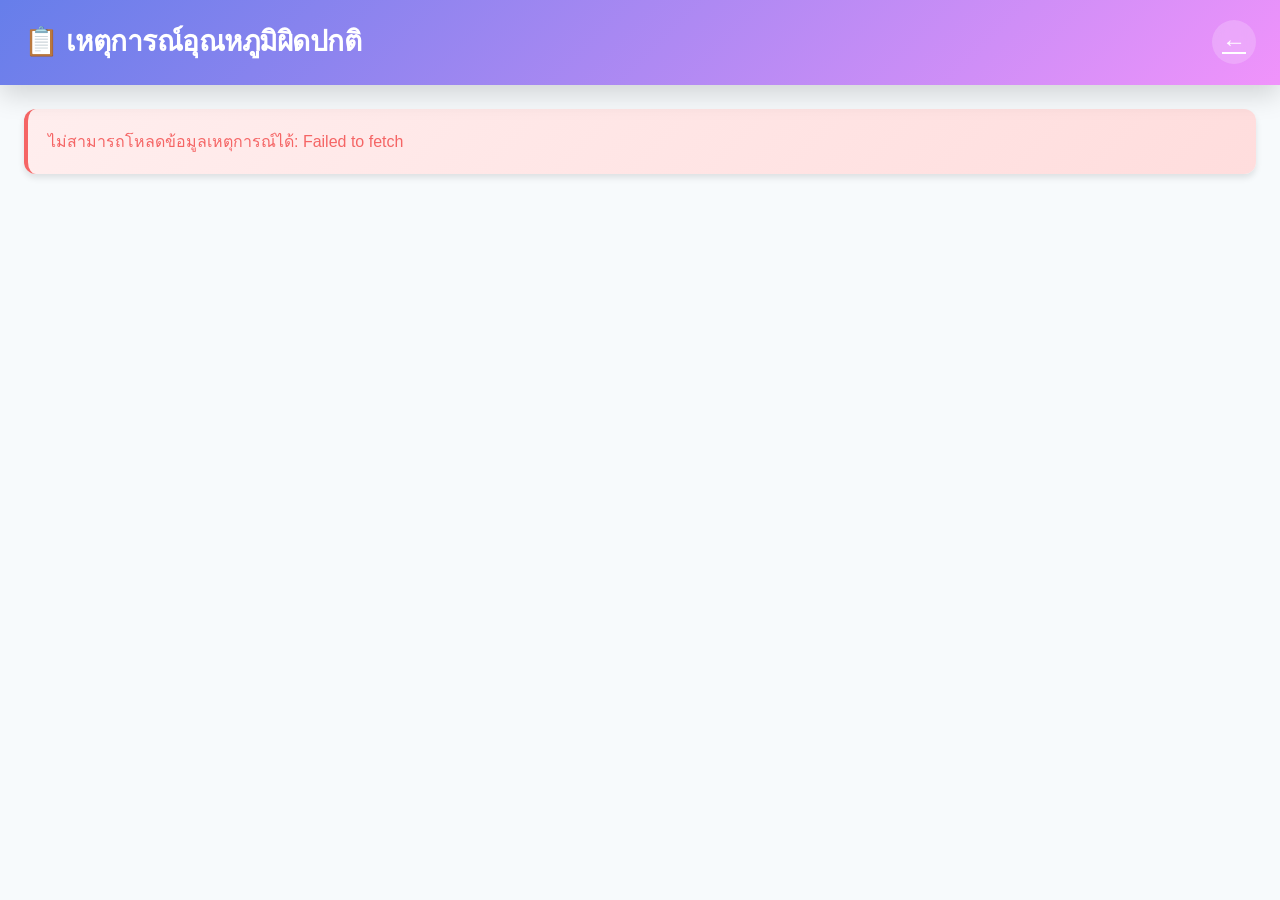
<file: events.html>
<!DOCTYPE html>
<html lang="th">
<head>
    <meta charset="UTF-8">
    <meta name="viewport" content="width=device-width, initial-scale=1.0">
    <meta name="theme-color" content="#667eea">
    <meta name="description" content="รายการเหตุการณ์อุณหภูมิผิดปกติของตู้เย็น/ตู้แช่แข็ง">

    <title>เหตุการณ์ผิดปกติ - Fridge Monitor</title>

    <!-- Icons -->
    <link rel="icon" type="image/png" href="./icons/icon-192.png">

    <!-- Styles -->
    <link rel="stylesheet" href="./css/style.css">
</head>
<body>
    <!-- ========== HEADER ========== -->
    <header class="header">
        <h1>📋 เหตุการณ์อุณหภูมิผิดปกติ</h1>
        <div class="header-buttons">
            <a href="./" class="icon-btn" title="กลับหน้าแรก">←</a>
        </div>
    </header>

    <!-- ========== LOADING ========== -->
    <div id="loading" class="loading">
        <div class="spinner"></div>
        <p>กำลังโหลดข้อมูล...</p>
    </div>

    <!-- ========== ERROR MESSAGE ========== -->
    <div id="errorMsg" class="error-msg hidden">
        <p id="errorText"></p>
    </div>

    <!-- ========== MAIN CONTENT ========== -->
    <main class="container events-page hidden" id="eventsPage">

        <!-- Month Picker -->
        <div class="month-picker">
            <label for="eventsMonthSelect">เดือน:</label>
            <select id="eventsMonthSelect">
                <option value="1">มกราคม</option>
                <option value="2">กุมภาพันธ์</option>
                <option value="3">มีนาคม</option>
                <option value="4">เมษายน</option>
                <option value="5">พฤษภาคม</option>
                <option value="6">มิถุนายน</option>
                <option value="7">กรกฎาคม</option>
                <option value="8">สิงหาคม</option>
                <option value="9">กันยายน</option>
                <option value="10">ตุลาคม</option>
                <option value="11">พฤศจิกายน</option>
                <option value="12">ธันวาคม</option>
            </select>
            <label for="eventsYearSelect">ปี:</label>
            <select id="eventsYearSelect">
                <!-- Will be populated by JavaScript -->
            </select>
            <button id="viewEventsBtn" class="btn-primary">ดูข้อมูล</button>
        </div>

        <!-- Month Summary Stats -->
        <div id="eventsMonthSummary" class="events-month-summary"></div>

        <!-- Events List -->
        <div id="eventsListContainer" class="events-list"></div>

    </main>

    <!-- ========== SCRIPTS ========== -->
    <script src="./js/version.js"></script>
    <script src="./js/api.js"></script>
    <script src="./js/charts.js"></script>
    <script src="./js/events.js"></script>
    <script src="./js/events-page.js"></script>
</body>
</html>
</file>
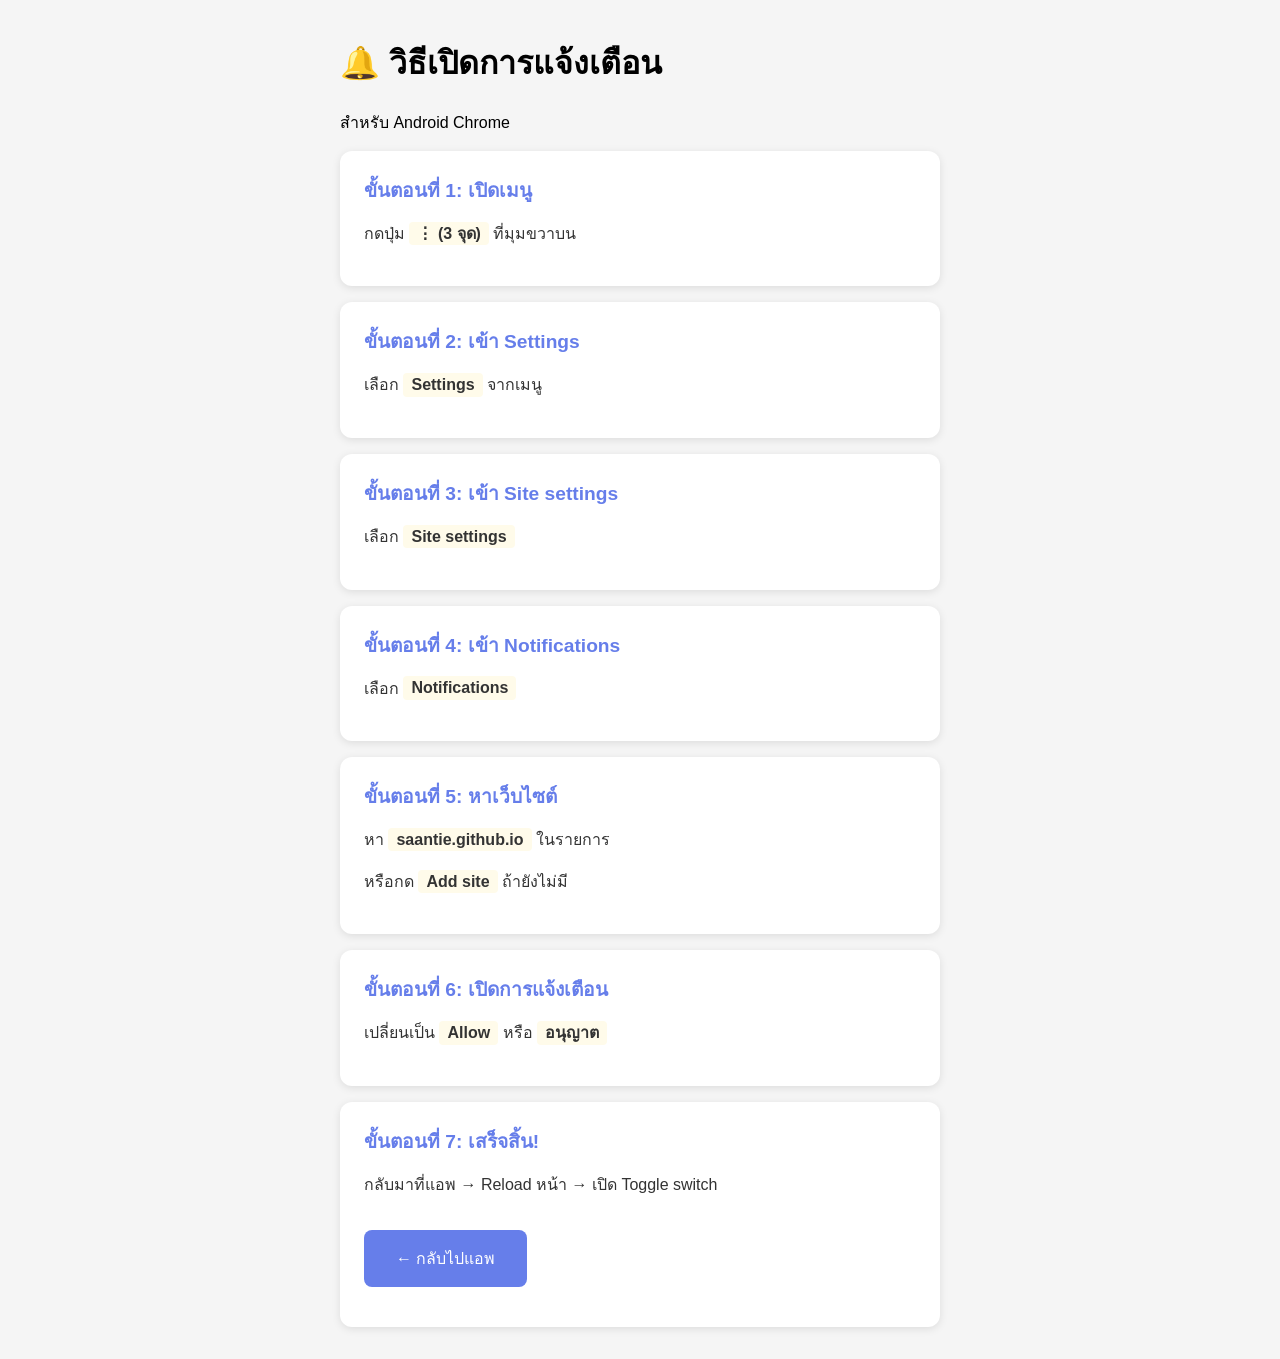
<file: help-mobile.html>
<!DOCTYPE html>
<html lang="th">
<head>
    <meta charset="UTF-8">
    <meta name="viewport" content="width=device-width, initial-scale=1.0">
    <title>How to Enable Notifications - Fridge Monitor</title>
    <style>
        body {
            font-family: -apple-system, BlinkMacSystemFont, 'Segoe UI', sans-serif;
            max-width: 600px;
            margin: 0 auto;
            padding: 1rem;
            background: #f5f5f5;
        }
        .step {
            background: white;
            padding: 1.5rem;
            margin: 1rem 0;
            border-radius: 12px;
            box-shadow: 0 2px 8px rgba(0,0,0,0.1);
        }
        .step h2 {
            color: #667eea;
            margin-top: 0;
            font-size: 1.2rem;
        }
        .step img {
            width: 100%;
            border-radius: 8px;
            margin: 0.5rem 0;
        }
        .step p {
            line-height: 1.6;
            color: #333;
        }
        .highlight {
            background: #fffbea;
            padding: 0.2rem 0.5rem;
            border-radius: 4px;
            font-weight: 600;
        }
        .btn-back {
            display: inline-block;
            background: #667eea;
            color: white;
            padding: 1rem 2rem;
            border-radius: 8px;
            text-decoration: none;
            margin: 1rem 0;
        }
    </style>
</head>
<body>
    <h1>🔔 วิธีเปิดการแจ้งเตือน</h1>
    <p>สำหรับ Android Chrome</p>

    <div class="step">
        <h2>ขั้นตอนที่ 1: เปิดเมนู</h2>
        <p>กดปุ่ม <span class="highlight">⋮ (3 จุด)</span> ที่มุมขวาบน</p>
    </div>

    <div class="step">
        <h2>ขั้นตอนที่ 2: เข้า Settings</h2>
        <p>เลือก <span class="highlight">Settings</span> จากเมนู</p>
    </div>

    <div class="step">
        <h2>ขั้นตอนที่ 3: เข้า Site settings</h2>
        <p>เลือก <span class="highlight">Site settings</span></p>
    </div>

    <div class="step">
        <h2>ขั้นตอนที่ 4: เข้า Notifications</h2>
        <p>เลือก <span class="highlight">Notifications</span></p>
    </div>

    <div class="step">
        <h2>ขั้นตอนที่ 5: หาเว็บไซต์</h2>
        <p>หา <span class="highlight">saantie.github.io</span> ในรายการ</p>
        <p>หรือกด <span class="highlight">Add site</span> ถ้ายังไม่มี</p>
    </div>

    <div class="step">
        <h2>ขั้นตอนที่ 6: เปิดการแจ้งเตือน</h2>
        <p>เปลี่ยนเป็น <span class="highlight">Allow</span> หรือ <span class="highlight">อนุญาต</span></p>
    </div>

    <div class="step">
        <h2>ขั้นตอนที่ 7: เสร็จสิ้น!</h2>
        <p>กลับมาที่แอพ → Reload หน้า → เปิด Toggle switch</p>
        <a href="./" class="btn-back">← กลับไปแอพ</a>
    </div>
</body>
</html>
</file>
<file: css/style.css>
/* ========================================
   FRIDGE MONITOR PWA - MAIN STYLESHEET
   Modern, Responsive Design
   ======================================== */

:root {
  /* Modern Color Palette */
  --primary-color: #667eea;
  --primary-dark: #5a67d8;
  --primary-light: #7f9cf5;
  --secondary-color: #f093fb;
  --success-color: #48bb78;
  --warning-color: #ed8936;
  --danger-color: #f56565;
  
  /* Neutral Colors */
  --bg-color: #f7fafc;
  --bg-dark: #edf2f7;
  --card-bg: #ffffff;
  --text-primary: #2d3748;
  --text-secondary: #718096;
  --border-color: #e2e8f0;
  
  /* Shadows */
  --shadow-sm: 0 1px 3px rgba(0, 0, 0, 0.12);
  --shadow-md: 0 4px 6px rgba(0, 0, 0, 0.1);
  --shadow-lg: 0 10px 25px rgba(0, 0, 0, 0.15);
  --shadow-xl: 0 20px 40px rgba(0, 0, 0, 0.2);
  
  /* Border Radius */
  --radius-sm: 8px;
  --radius-md: 12px;
  --radius-lg: 16px;
  --radius-xl: 20px;
  
  /* Transitions */
  --transition-fast: 150ms ease;
  --transition-base: 250ms ease;
  --transition-slow: 350ms ease;
}

/* Dark Mode Support */
@media (prefers-color-scheme: dark) {
  :root {
    --bg-color: #1a202c;
    --bg-dark: #2d3748;
    --card-bg: #2d3748;
    --text-primary: #f7fafc;
    --text-secondary: #cbd5e0;
    --border-color: #4a5568;
  }
}

/* ========== BASE STYLES ========== */
* {
  margin: 0;
  padding: 0;
  box-sizing: border-box;
}

body {
  font-family: -apple-system, BlinkMacSystemFont, 'Segoe UI', 'Roboto', 'Oxygen',
    'Ubuntu', 'Cantarell', 'Fira Sans', 'Droid Sans', 'Helvetica Neue', sans-serif;
  background: var(--bg-color);
  color: var(--text-primary);
  line-height: 1.6;
  -webkit-font-smoothing: antialiased;
  -moz-osx-font-smoothing: grayscale;
}

html {
  scroll-behavior: smooth;
}

/* ========== HEADER ========== */
.header {
  background: linear-gradient(135deg, var(--primary-color) 0%, var(--secondary-color) 100%);
  color: white;
  padding: 1.25rem 1.5rem;
  display: flex;
  justify-content: space-between;
  align-items: center;
  box-shadow: var(--shadow-lg);
  position: sticky;
  top: 0;
  z-index: 100;
  backdrop-filter: blur(10px);
}

.header h1 {
  font-size: 1.75rem;
  font-weight: 700;
  letter-spacing: -0.5px;
  display: flex;
  align-items: center;
  gap: 0.5rem;
}

.app-version {
  font-size: 0.7rem;
  font-weight: 500;
  opacity: 0.75;
  letter-spacing: 0;
}

.header-buttons {
  display: flex;
  gap: 0.75rem;
  align-items: center;
}

.icon-btn {
  background: rgba(255, 255, 255, 0.2);
  border: none;
  color: white;
  width: 44px;
  height: 44px;
  border-radius: 50%;
  font-size: 1.5rem;
  cursor: pointer;
  transition: all var(--transition-base);
  position: relative;
  display: flex;
  align-items: center;
  justify-content: center;
  backdrop-filter: blur(10px);
}

.icon-btn:hover {
  background: rgba(255, 255, 255, 0.3);
  transform: translateY(-2px);
  box-shadow: 0 4px 12px rgba(0, 0, 0, 0.15);
}

.icon-btn:active {
  transform: scale(0.95);
}

.badge {
  position: absolute;
  top: -4px;
  right: -4px;
  background: var(--danger-color);
  color: white;
  width: 20px;
  height: 20px;
  border-radius: 50%;
  font-size: 0.7rem;
  display: flex;
  align-items: center;
  justify-content: center;
  font-weight: 700;
  border: 2px solid white;
  animation: pulse-badge 2s infinite;
}

@keyframes pulse-badge {
  0%, 100% { transform: scale(1); }
  50% { transform: scale(1.1); }
}

/* ========== LOADING ========== */
.loading {
  display: flex;
  flex-direction: column;
  align-items: center;
  justify-content: center;
  padding: 4rem 2rem;
  min-height: 50vh;
}

.spinner {
  width: 60px;
  height: 60px;
  border: 4px solid var(--border-color);
  border-top-color: var(--primary-color);
  border-radius: 50%;
  animation: spin 0.8s linear infinite;
}

@keyframes spin {
  to { transform: rotate(360deg); }
}

.loading p {
  margin-top: 1.5rem;
  color: var(--text-secondary);
  font-size: 1rem;
  font-weight: 500;
}

.hidden {
  display: none !important;
}

/* ========== ERROR MESSAGE ========== */
.error-msg {
  background: linear-gradient(135deg, #fee 0%, #fdd 100%);
  color: var(--danger-color);
  padding: 1.25rem;
  margin: 1.5rem;
  border-radius: var(--radius-md);
  border-left: 4px solid var(--danger-color);
  box-shadow: var(--shadow-md);
  animation: slideDown 0.3s ease-out;
}

@keyframes slideDown {
  from {
    opacity: 0;
    transform: translateY(-20px);
  }
  to {
    opacity: 1;
    transform: translateY(0);
  }
}

/* ========== CONTAINER ========== */
.container {
  max-width: 1400px;
  margin: 0 auto;
  padding: 2rem 1rem;
}

/* ========== DEVICES GRID ========== */
.devices-section {
  display: flex;
  flex-direction: column;
  gap: 1.5rem;
}

.devices-grid {
  display: grid;
  grid-template-columns: repeat(auto-fill, minmax(320px, 1fr));
  gap: 1.5rem;
  animation: fadeIn 0.5s ease-out;
}

@keyframes fadeIn {
  from {
    opacity: 0;
    transform: translateY(20px);
  }
  to {
    opacity: 1;
    transform: translateY(0);
  }
}

/* ========== EVENTS SUMMARY BANNER (Dashboard) ========== */
.events-summary-banner {
  display: flex;
  align-items: center;
  gap: 1.25rem;
  background: var(--card-bg);
  border-radius: var(--radius-lg);
  padding: 1.25rem 1.5rem;
  box-shadow: var(--shadow-md);
  border: 1px solid var(--border-color);
  border-left: 6px solid var(--success-color);
  cursor: pointer;
  transition: all var(--transition-base);
}

.events-summary-banner:hover {
  transform: translateY(-4px);
  box-shadow: var(--shadow-lg);
}

.events-summary-banner.has-events {
  border-left-color: var(--danger-color);
}

.events-summary-icon {
  font-size: 2.25rem;
  flex-shrink: 0;
  line-height: 1;
}

.events-summary-body {
  flex: 1;
  min-width: 0;
}

.events-summary-title {
  font-size: 1.05rem;
  font-weight: 700;
  color: var(--text-primary);
}

.events-summary-detail {
  font-size: 0.9rem;
  color: var(--text-secondary);
  margin-top: 0.35rem;
}

.events-summary-arrow {
  font-size: 1.75rem;
  color: var(--text-secondary);
  flex-shrink: 0;
}

/* ========== DEVICE CARD ========== */
.device-card {
  background: var(--card-bg);
  border-radius: var(--radius-lg);
  padding: 1.75rem;
  box-shadow: var(--shadow-md);
  cursor: pointer;
  transition: all var(--transition-base);
  position: relative;
  overflow: hidden;
  border: 1px solid var(--border-color);
}

.device-card::before {
  content: '';
  position: absolute;
  top: 0;
  left: 0;
  right: 0;
  height: 4px;
  background: linear-gradient(90deg, var(--primary-color), var(--secondary-color));
  transform: scaleX(0);
  transition: transform var(--transition-base);
}

.device-card:hover {
  transform: translateY(-8px);
  box-shadow: var(--shadow-xl);
  border-color: var(--primary-light);
}

.device-card:hover::before {
  transform: scaleX(1);
}

.device-card-header {
  display: flex;
  justify-content: space-between;
  align-items: center;
  margin-bottom: 1.5rem;
  padding-bottom: 1rem;
  border-bottom: 1px solid var(--border-color);
}

.device-card-header h3 {
  font-size: 1.25rem;
  font-weight: 700;
  color: var(--text-primary);
  letter-spacing: -0.3px;
}

.device-status {
  width: 14px;
  height: 14px;
  border-radius: 50%;
  background: var(--success-color);
  box-shadow: 0 0 0 3px rgba(72, 187, 120, 0.2);
  transition: all var(--transition-base);
}

.device-status.warning {
  background: var(--warning-color);
  box-shadow: 0 0 0 3px rgba(237, 137, 54, 0.2);
  animation: blink 1s infinite;
}

.device-status.critical {
  background: var(--danger-color);
  box-shadow: 0 0 0 3px rgba(245, 101, 101, 0.2);
  animation: blink 0.5s infinite;
}

@keyframes blink {
  0%, 50%, 100% { opacity: 1; }
  25%, 75% { opacity: 0.3; }
}

.device-temps {
  display: grid;
  grid-template-columns: 1fr 1fr;
  gap: 1rem;
  margin-bottom: 1.25rem;
}

.device-temp {
  padding: 1rem;
  border-radius: var(--radius-md);
  background: var(--bg-color);
  transition: all var(--transition-base);
}

.device-temp:hover {
  background: var(--bg-dark);
  transform: scale(1.02);
}

.device-temp-label {
  font-size: 0.85rem;
  color: var(--text-secondary);
  margin-bottom: 0.5rem;
  font-weight: 600;
  text-transform: uppercase;
  letter-spacing: 0.5px;
}

.device-temp-value {
  font-size: 1.75rem;
  font-weight: 700;
  line-height: 1;
}

.device-temp-value.normal {
  color: var(--success-color);
}

.device-temp-value.warning {
  color: var(--warning-color);
}

.device-temp-value.critical {
  color: var(--danger-color);
  animation: pulse 1.5s infinite;
}

@keyframes pulse {
  0%, 100% { opacity: 1; }
  50% { opacity: 0.7; }
}

.device-location {
  font-size: 0.9rem;
  color: var(--text-secondary);
  margin-top: 0.75rem;
  display: flex;
  align-items: center;
  gap: 0.5rem;
}

.device-last-update {
  font-size: 0.85rem;
  color: var(--text-secondary);
  margin-top: 0.75rem;
  display: flex;
  align-items: center;
  gap: 0.5rem;
  font-style: italic;
}

/* ========== DEVICE DETAIL ========== */
.device-detail {
  animation: slideInRight 0.4s ease-out;
}

@keyframes slideInRight {
  from {
    opacity: 0;
    transform: translateX(40px);
  }
  to {
    opacity: 1;
    transform: translateX(0);
  }
}

.back-btn {
  background: none;
  border: none;
  color: var(--primary-color);
  font-size: 1.1rem;
  cursor: pointer;
  padding: 0.75rem 0;
  margin-bottom: 1.5rem;
  display: flex;
  align-items: center;
  gap: 0.5rem;
  font-weight: 600;
  transition: all var(--transition-fast);
}

.back-btn:hover {
  gap: 0.75rem;
  color: var(--primary-dark);
}

.device-header {
  display: flex;
  justify-content: space-between;
  align-items: center;
  margin-bottom: 2rem;
  flex-wrap: wrap;
  gap: 1rem;
}

.device-header h2 {
  font-size: 2rem;
  font-weight: 800;
  background: linear-gradient(135deg, var(--primary-color), var(--secondary-color));
  -webkit-background-clip: text;
  -webkit-text-fill-color: transparent;
  background-clip: text;
  letter-spacing: -0.5px;
}

.header-actions {
  display: flex;
  gap: 0.75rem;
  align-items: center;
}

.btn-icon {
  background: var(--bg-color);
  border: 2px solid var(--border-color);
  padding: 0.75rem;
  border-radius: var(--radius-md);
  cursor: pointer;
  font-size: 1.1rem;
  transition: all var(--transition-base);
}

.btn-icon:hover {
  background: var(--primary-color);
  border-color: var(--primary-color);
  transform: translateY(-2px);
  box-shadow: var(--shadow-md);
}

.btn-primary {
  background: linear-gradient(135deg, var(--primary-color), var(--primary-dark));
  color: white;
  border: none;
  padding: 0.875rem 1.5rem;
  border-radius: var(--radius-md);
  cursor: pointer;
  font-size: 1rem;
  font-weight: 600;
  transition: all var(--transition-base);
  box-shadow: var(--shadow-md);
  display: flex;
  align-items: center;
  gap: 0.5rem;
}

.btn-primary:hover {
  transform: translateY(-2px);
  box-shadow: var(--shadow-lg);
}

.btn-primary:active {
  transform: translateY(0);
}

/* ========== CURRENT TEMP CARDS ========== */
.current-temp {
  display: grid;
  grid-template-columns: repeat(auto-fit, minmax(200px, 1fr));
  gap: 1.5rem;
  margin-bottom: 2rem;
}

.temp-card {
  background: linear-gradient(135deg, var(--card-bg) 0%, var(--bg-color) 100%);
  border-radius: var(--radius-xl);
  padding: 2rem;
  box-shadow: var(--shadow-lg);
  text-align: center;
  position: relative;
  overflow: hidden;
  transition: all var(--transition-base);
}

.temp-card::before {
  content: '';
  position: absolute;
  top: 0;
  left: 0;
  right: 0;
  height: 5px;
  background: linear-gradient(90deg, transparent, currentColor, transparent);
  animation: shimmer 2s infinite;
}

@keyframes shimmer {
  0% { transform: translateX(-100%); }
  100% { transform: translateX(100%); }
}

.temp-card.chiller::before {
  color: #667eea;
}

.temp-card.freezer::before {
  color: #06b6d4;
}

.temp-card:hover {
  transform: translateY(-4px);
  box-shadow: var(--shadow-xl);
}

.temp-label {
  font-size: 0.95rem;
  color: var(--text-secondary);
  margin-bottom: 0.75rem;
  font-weight: 700;
  text-transform: uppercase;
  letter-spacing: 1px;
}

.temp-value {
  font-size: 3.5rem;
  font-weight: 800;
  margin: 1rem 0;
  line-height: 1;
  background: linear-gradient(135deg, var(--primary-color), var(--secondary-color));
  -webkit-background-clip: text;
  -webkit-text-fill-color: transparent;
  background-clip: text;
}

.temp-unit {
  font-size: 1.5rem;
  color: var(--text-secondary);
  font-weight: 600;
}

.temp-status {
  margin-top: 1rem;
  padding: 0.5rem 1rem;
  border-radius: var(--radius-lg);
  font-size: 0.95rem;
  font-weight: 600;
  display: inline-block;
}

.temp-status.normal {
  background: linear-gradient(135deg, #d4fc79, #96e6a1);
  color: #22543d;
}

.temp-status.warning {
  background: linear-gradient(135deg, #ffeaa7, #fdcb6e);
  color: #744210;
}

.temp-status.critical {
  background: linear-gradient(135deg, #ff9a9e, #fecfef);
  color: #742a2a;
  animation: pulse 1.5s infinite;
}

/* ========== TIME RANGE ========== */
.time-range {
  display: flex;
  gap: 0.75rem;
  margin-bottom: 1.5rem;
  background: var(--card-bg);
  padding: 0.75rem;
  border-radius: var(--radius-lg);
  box-shadow: var(--shadow-sm);
}

.range-btn {
  flex: 1;
  background: transparent;
  border: 2px solid var(--border-color);
  padding: 0.75rem 1.25rem;
  border-radius: var(--radius-md);
  cursor: pointer;
  transition: all var(--transition-base);
  font-weight: 600;
  color: var(--text-secondary);
}

.range-btn:hover {
  border-color: var(--primary-light);
  background: var(--bg-color);
}

.range-btn.active {
  background: linear-gradient(135deg, var(--primary-color), var(--primary-dark));
  color: white;
  border-color: var(--primary-color);
  box-shadow: var(--shadow-md);
}

/* ========== MONTH PICKER ========== */
.month-picker {
  display: flex;
  flex-wrap: wrap;
  align-items: center;
  gap: 0.75rem;
  background: var(--card-bg);
  padding: 1rem 1.25rem;
  border-radius: var(--radius-lg);
  box-shadow: var(--shadow-sm);
  margin-bottom: 1.5rem;
}

.month-picker label {
  font-weight: 600;
  color: var(--text-secondary);
  font-size: 0.9rem;
}

.month-picker select {
  padding: 0.6rem 0.9rem;
  border: 2px solid var(--border-color);
  border-radius: var(--radius-md);
  font-size: 0.95rem;
  background: var(--card-bg);
  color: var(--text-primary);
}

.month-picker .btn-primary {
  padding: 0.6rem 1.25rem;
  font-size: 0.9rem;
  margin-left: auto;
}

/* ========== CHART CONTAINER ========== */
.chart-container {
  background: var(--card-bg);
  border-radius: var(--radius-xl);
  padding: 2rem;
  box-shadow: var(--shadow-lg);
  margin-bottom: 2rem;
  border: 1px solid var(--border-color);
}

.chart-toolbar {
  display: flex;
  align-items: center;
  justify-content: space-between;
  gap: 0.75rem;
  margin-bottom: 1rem;
}

.chart-hint {
  font-size: 0.8rem;
  color: var(--text-secondary);
}

.chart-reset-btn {
  padding: 0.4rem 0.6rem;
  font-size: 1rem;
  line-height: 1;
  flex-shrink: 0;
}

.last-update {
  text-align: center;
  color: var(--text-secondary);
  font-size: 0.95rem;
  font-style: italic;
  padding: 1rem;
  background: var(--bg-color);
  border-radius: var(--radius-md);
}

/* ========== MODALS ========== */
.modal {
  position: fixed;
  top: 0;
  left: 0;
  width: 100%;
  height: 100%;
  background: rgba(0, 0, 0, 0.6);
  display: flex;
  align-items: center;
  justify-content: center;
  z-index: 1000;
  backdrop-filter: blur(8px);
  animation: fadeIn 0.3s ease-out;
}

.modal-content {
  background: var(--card-bg);
  border-radius: var(--radius-xl);
  padding: 2.5rem;
  max-width: 500px;
  width: 90%;
  box-shadow: var(--shadow-xl);
  animation: scaleIn 0.3s ease-out;
  border: 1px solid var(--border-color);
}

@keyframes scaleIn {
  from {
    opacity: 0;
    transform: scale(0.9);
  }
  to {
    opacity: 1;
    transform: scale(1);
  }
}

.modal-content h3 {
  margin-bottom: 1.5rem;
  font-size: 1.75rem;
  font-weight: 700;
  color: var(--text-primary);
}

.modal-content input,
.modal-content select {
  width: 100%;
  padding: 1rem;
  border: 2px solid var(--border-color);
  border-radius: var(--radius-md);
  font-size: 1rem;
  margin-bottom: 1.25rem;
  transition: all var(--transition-base);
  background: var(--card-bg);
  color: var(--text-primary);
}

.modal-content input:focus,
.modal-content select:focus {
  outline: none;
  border-color: var(--primary-color);
  box-shadow: 0 0 0 3px rgba(102, 126, 234, 0.1);
}

.modal-buttons {
  display: flex;
  gap: 1rem;
  margin-top: 2rem;
}

.btn-secondary {
  flex: 1;
  padding: 1rem;
  border: 2px solid var(--border-color);
  border-radius: var(--radius-md);
  cursor: pointer;
  font-size: 1rem;
  font-weight: 600;
  background: var(--card-bg);
  color: var(--text-primary);
  transition: all var(--transition-base);
}

.btn-secondary:hover {
  background: var(--bg-color);
  border-color: var(--text-secondary);
}

/* ========== EXPORT FORM ========== */
.export-form label {
  display: block;
  margin-top: 1.25rem;
  margin-bottom: 0.5rem;
  font-weight: 600;
  color: var(--text-primary);
  font-size: 0.95rem;
}

/* ========== NOTIFICATION SETTINGS ========== */
.notification-settings {
  margin: 2rem 0;
}

.setting-item {
  display: flex;
  justify-content: space-between;
  align-items: center;
  padding: 1.5rem;
  background: var(--bg-color);
  border-radius: var(--radius-lg);
  border: 2px solid var(--border-color);
  transition: all var(--transition-base);
}

.setting-item:hover {
  border-color: var(--primary-light);
  background: var(--card-bg);
}

.setting-info h4 {
  margin-bottom: 0.5rem;
  font-size: 1.1rem;
  font-weight: 700;
  color: var(--text-primary);
}

.setting-info p {
  font-size: 0.9rem;
  color: var(--text-secondary);
  margin: 0;
}

/* ========== TOGGLE SWITCH ========== */
.switch {
  position: relative;
  display: inline-block;
  width: 60px;
  height: 32px;
}

.switch input {
  opacity: 0;
  width: 0;
  height: 0;
}

.slider {
  position: absolute;
  cursor: pointer;
  top: 0;
  left: 0;
  right: 0;
  bottom: 0;
  background: var(--border-color);
  transition: 0.4s;
  border-radius: 32px;
  box-shadow: inset 0 2px 4px rgba(0, 0, 0, 0.1);
}

.slider:before {
  position: absolute;
  content: "";
  height: 24px;
  width: 24px;
  left: 4px;
  bottom: 4px;
  background: white;
  transition: 0.4s;
  border-radius: 50%;
  box-shadow: 0 2px 4px rgba(0, 0, 0, 0.2);
}

input:checked + .slider {
  background: linear-gradient(135deg, var(--primary-color), var(--primary-dark));
}

input:checked + .slider:before {
  transform: translateX(28px);
}

.notification-status {
  margin-top: 1.5rem;
  padding: 1rem;
  border-radius: var(--radius-md);
  font-size: 0.95rem;
}

.status-success {
  background: linear-gradient(135deg, #d4fc79, #96e6a1);
  color: #22543d;
  border-left: 4px solid var(--success-color);
}

.status-error {
  background: linear-gradient(135deg, #ffebee, #ffcdd2);
  color: #742a2a;
  border-left: 4px solid var(--danger-color);
}

.status-info {
  background: linear-gradient(135deg, #e3f2fd, #bbdefb);
  color: #1565c0;
  border-left: 4px solid var(--primary-color);
}

.notification-status ol {
  margin: 0.5rem 0 0 1.5rem;
  padding: 0;
}

.notification-status li {
  margin: 0.25rem 0;
}

/* ========== INSTALL PROMPT ========== */
.install-prompt {
  position: fixed;
  bottom: 2rem;
  left: 1rem;
  right: 1rem;
  max-width: 500px;
  margin: 0 auto;
  background: var(--card-bg);
  border-radius: var(--radius-xl);
  padding: 1.5rem;
  box-shadow: var(--shadow-xl);
  display: flex;
  flex-direction: column;
  gap: 1rem;
  z-index: 1000;
  border: 2px solid var(--primary-color);
  animation: slideUp 0.5s ease-out;
}

@keyframes slideUp {
  from {
    opacity: 0;
    transform: translateY(100px);
  }
  to {
    opacity: 1;
    transform: translateY(0);
  }
}

.install-prompt p {
  margin: 0;
  font-size: 1.1rem;
  font-weight: 600;
  color: var(--text-primary);
}

.install-buttons {
  display: flex;
  gap: 0.75rem;
}

/* ========== ONBOARDING MODAL ========== */
.onboarding-modal {
  z-index: 9999;
  backdrop-filter: blur(10px);
  background: rgba(0, 0, 0, 0.8);
  overflow-y: auto;
  padding: 1rem;
}

.onboarding-content {
  max-width: 500px;
  max-height: 90vh;
  overflow-y: auto;
  padding: 2rem 1.5rem;
  text-align: center;
  animation: slideInUp 0.4s ease-out;
  margin: auto;
  position: relative;
}

.onboarding-content::-webkit-scrollbar {
  width: 8px;
}

.onboarding-content::-webkit-scrollbar-track {
  background: rgba(0, 0, 0, 0.1);
  border-radius: 10px;
}

.onboarding-content::-webkit-scrollbar-thumb {
  background: linear-gradient(135deg, var(--primary-color), var(--secondary-color));
  border-radius: 10px;
}

.onboarding-content::-webkit-scrollbar-thumb:hover {
  background: var(--primary-dark);
}

@keyframes slideInUp {
  from {
    opacity: 0;
    transform: translateY(50px) scale(0.95);
  }
  to {
    opacity: 1;
    transform: translateY(0) scale(1);
  }
}

.onboarding-step {
  animation: fadeIn 0.3s ease-out;
}

.onboarding-icon {
  font-size: 4rem;
  margin-bottom: 1rem;
  animation: bounce 0.6s ease-out;
}

.onboarding-icon.success {
  animation: scaleIn 0.5s ease-out;
}

@keyframes bounce {
  0%, 20%, 50%, 80%, 100% { transform: translateY(0); }
  40% { transform: translateY(-20px); }
  60% { transform: translateY(-10px); }
}

.onboarding-content h2 {
  font-size: 1.5rem;
  font-weight: 700;
  margin-bottom: 0.75rem;
  background: linear-gradient(135deg, var(--primary-color), var(--secondary-color));
  -webkit-background-clip: text;
  -webkit-text-fill-color: transparent;
  background-clip: text;
}

.onboarding-content p {
  font-size: 1rem;
  color: var(--text-secondary);
  margin-bottom: 1.5rem;
  line-height: 1.6;
}

.permission-info {
  background: var(--bg-color);
  border-radius: var(--radius-lg);
  padding: 1.25rem;
  margin: 1.5rem 0;
  text-align: left;
}

.permission-item {
  display: flex;
  align-items: flex-start;
  gap: 0.75rem;
  margin-bottom: 1rem;
}

.permission-item:last-child {
  margin-bottom: 0;
}

.permission-icon {
  font-size: 1.5rem;
  flex-shrink: 0;
}

.permission-item strong {
  display: block;
  font-size: 0.95rem;
  margin-bottom: 0.15rem;
  color: var(--text-primary);
}

.permission-item small {
  display: block;
  font-size: 0.85rem;
  color: var(--text-secondary);
  line-height: 1.4;
}

.success-info {
  background: linear-gradient(135deg, #d4fc79, #96e6a1);
  border-radius: var(--radius-lg);
  padding: 1.25rem;
  margin: 1.5rem 0;
}

.success-info p {
  font-size: 1rem;
  font-weight: 600;
  color: #22543d;
  margin-bottom: 0.5rem;
}

.success-info p:last-child {
  margin-bottom: 0;
}

.btn-large {
  padding: 0.875rem 1.5rem;
  font-size: 1rem;
  width: 100%;
  margin-bottom: 0.75rem;
}

.notification-buttons {
  margin-top: 1.25rem;
}

/* ========== PERMISSION STATUS BOX ========== */
.permission-status-box {
  margin: 1.25rem 0;
  padding: 1.25rem;
  border-radius: var(--radius-lg);
  text-align: left;
  animation: fadeIn 0.3s ease-out;
  max-height: 60vh;
  overflow-y: auto;
}

.permission-status-box::-webkit-scrollbar {
  width: 6px;
}

.permission-status-box::-webkit-scrollbar-track {
  background: rgba(0, 0, 0, 0.05);
  border-radius: 10px;
}

.permission-status-box::-webkit-scrollbar-thumb {
  background: rgba(0, 0, 0, 0.2);
  border-radius: 10px;
}

.permission-status-box.ready {
  background: linear-gradient(135deg, #e3f2fd, #bbdefb);
  border-left: 4px solid var(--primary-color);
}

.permission-status-box.granted {
  background: linear-gradient(135deg, #e8f5e9, #c8e6c9);
  border-left: 4px solid var(--success-color);
}

.permission-status-box.blocked {
  background: linear-gradient(135deg, #ffebee, #ffcdd2);
  border-left: 4px solid var(--danger-color);
}

.permission-status-box.dismissed {
  background: linear-gradient(135deg, #fff8e1, #ffecb3);
  border-left: 4px solid var(--warning-color);
}

.permission-status-box.error {
  background: linear-gradient(135deg, #ffebee, #ffcdd2);
  border-left: 4px solid var(--danger-color);
}

.permission-ready,
.permission-already-granted,
.permission-success,
.permission-dismissed,
.permission-error {
  font-size: 0.95rem;
  line-height: 1.6;
}

.permission-ready strong,
.permission-already-granted strong,
.permission-success strong {
  color: var(--success-color);
  font-size: 1rem;
}

.permission-dismissed strong {
  color: var(--warning-color);
}

.permission-error strong {
  color: var(--danger-color);
}

.permission-blocked {
  text-align: left;
}

.blocked-icon {
  font-size: 2.5rem;
  text-align: center;
  margin-bottom: 0.75rem;
}

.permission-blocked strong {
  display: block;
  font-size: 1.1rem;
  color: var(--danger-color);
  margin-bottom: 0.5rem;
  text-align: center;
}

.permission-blocked > p {
  margin: 0.5rem 0;
  font-size: 0.95rem;
  color: var(--text-primary);
}

.scroll-indicator {
  text-align: center;
  padding: 0.5rem;
  color: var(--text-secondary);
  font-size: 0.85rem;
  animation: pulse-scroll 2s infinite;
}

@keyframes pulse-scroll {
  0%, 100% { opacity: 0.5; }
  50% { opacity: 1; }
}

.quick-actions {
  display: flex;
  gap: 0.5rem;
  margin: 1rem 0;
  flex-wrap: wrap;
}

.btn-action {
  flex: 1;
  min-width: 140px;
  background: linear-gradient(135deg, var(--primary-color), var(--primary-dark));
  color: white;
  border: none;
  padding: 0.75rem 0.875rem;
  border-radius: var(--radius-md);
  font-size: 0.85rem;
  font-weight: 600;
  cursor: pointer;
  transition: all var(--transition-base);
  box-shadow: var(--shadow-sm);
}

.btn-action:hover {
  transform: translateY(-2px);
  box-shadow: var(--shadow-md);
}

.btn-action:active {
  transform: translateY(0);
}

.reset-method {
  background: white;
  padding: 0.875rem;
  border-radius: var(--radius-md);
  margin: 0.75rem 0;
  border-left: 4px solid var(--primary-color);
}

.reset-method h4 {
  margin: 0 0 0.5rem 0;
  color: var(--primary-color);
  font-size: 0.95rem;
  font-weight: 700;
}

.reset-method ol {
  margin: 0;
  padding-left: 1.25rem;
  font-size: 0.85rem;
  line-height: 1.7;
}

.reset-method li {
  margin: 0.4rem 0;
}

.reset-method strong {
  color: var(--primary-color);
  font-weight: 700;
}

.reset-method code {
  background: #f5f5f5;
  padding: 0.15rem 0.4rem;
  border-radius: 3px;
  font-family: 'Courier New', monospace;
  font-size: 0.8rem;
  color: #d32f2f;
  display: inline-block;
  word-break: break-all;
}

.reset-method.recommended {
  position: relative;
  border-left-color: #ffd700;
  background: linear-gradient(135deg, #fffbea, #fff8dc);
}

.method-badge {
  position: absolute;
  top: -8px;
  right: 8px;
  background: linear-gradient(135deg, #ffd700, #ffed4e);
  color: #744210;
  padding: 0.2rem 0.6rem;
  border-radius: 12px;
  font-size: 0.7rem;
  font-weight: 700;
  box-shadow: 0 2px 6px rgba(255, 215, 0, 0.3);
}

.reset-method.recommended h4 {
  color: #f57c00;
}

.method-note {
  background: rgba(76, 175, 80, 0.1);
  color: var(--success-color);
  padding: 0.4rem;
  border-radius: 6px;
  font-size: 0.8rem;
  margin-top: 0.5rem;
  font-weight: 600;
}

.help-footer {
  background: linear-gradient(135deg, #e3f2fd, #bbdefb);
  padding: 0.875rem;
  border-radius: var(--radius-md);
  margin-top: 0.75rem;
  border-left: 4px solid var(--primary-color);
}

.help-footer p {
  margin: 0.4rem 0;
  font-size: 0.9rem;
  color: var(--text-primary);
}

.help-footer strong {
  color: var(--primary-color);
}

.ios-warning {
  text-align: left;
}

.warning-icon {
  font-size: 2.5rem;
  text-align: center;
  margin-bottom: 0.75rem;
}

.ios-warning strong {
  display: block;
  font-size: 1.1rem;
  color: var(--warning-color);
  margin-bottom: 0.5rem;
  text-align: center;
}

.ios-warning p {
  margin: 0.5rem 0;
  font-size: 0.95rem;
}

.ios-warning ul {
  margin: 0.5rem 0;
  padding-left: 1.25rem;
  font-size: 0.85rem;
  line-height: 1.7;
}

.ios-warning li {
  margin: 0.4rem 0;
}

/* ========== SELECTION ========== */
::selection {
  background: var(--primary-color);
  color: white;
}

/* ========== SCROLLBAR ========== */
::-webkit-scrollbar {
  width: 10px;
}

::-webkit-scrollbar-track {
  background: var(--bg-color);
}

::-webkit-scrollbar-thumb {
  background: linear-gradient(180deg, var(--primary-color), var(--secondary-color));
  border-radius: 10px;
}

::-webkit-scrollbar-thumb:hover {
  background: var(--primary-dark);
}

/* ========== EVENTS HISTORY PAGE ========== */
.events-page {
  animation: fadeIn 0.5s ease-out;
}

.events-month-summary {
  background: var(--card-bg);
  border-radius: var(--radius-lg);
  padding: 1.5rem;
  box-shadow: var(--shadow-md);
  border: 1px solid var(--border-color);
  margin-bottom: 1.5rem;
}

.events-month-title {
  font-size: 1.3rem;
  font-weight: 700;
  color: var(--text-primary);
  margin-bottom: 1rem;
}

.events-stats-row {
  display: grid;
  grid-template-columns: repeat(auto-fit, minmax(160px, 1fr));
  gap: 1rem;
}

.events-stat-card {
  background: var(--bg-color);
  border-radius: var(--radius-md);
  padding: 1.1rem;
  text-align: center;
  border-top: 4px solid var(--text-secondary);
}

.events-stat-card.total { border-top-color: var(--primary-color); }
.events-stat-card.chiller { border-top-color: #FF7043; }
.events-stat-card.freezer { border-top-color: #3F51B5; }

.events-stat-value {
  font-size: 2rem;
  font-weight: 800;
  color: var(--text-primary);
  line-height: 1;
}

.events-stat-label {
  font-size: 0.85rem;
  color: var(--text-secondary);
  margin-top: 0.5rem;
}

.events-longest-note {
  margin-top: 1.25rem;
  padding: 0.85rem 1rem;
  background: var(--bg-color);
  border-radius: var(--radius-md);
  font-size: 0.9rem;
  color: var(--text-primary);
  border-left: 4px solid var(--danger-color);
}

.events-list {
  display: flex;
  flex-direction: column;
  gap: 0.85rem;
}

.event-item {
  background: var(--card-bg);
  border-radius: var(--radius-md);
  padding: 1.1rem 1.25rem;
  box-shadow: var(--shadow-sm);
  border: 1px solid var(--border-color);
  border-left: 5px solid var(--text-secondary);
  display: flex;
  flex-wrap: wrap;
  align-items: center;
  gap: 0.4rem 1.5rem;
  transition: all var(--transition-base);
}

.event-item:hover {
  box-shadow: var(--shadow-md);
  transform: translateY(-2px);
}

.event-item.chiller { border-left-color: #FF7043; }
.event-item.freezer { border-left-color: #3F51B5; }

.event-item-type {
  font-weight: 700;
  min-width: 120px;
}

.event-item.chiller .event-item-type { color: #FF7043; }
.event-item.freezer .event-item-type { color: #3F51B5; }

.event-item-device {
  font-weight: 600;
  color: var(--text-primary);
  min-width: 140px;
}

.event-item-time {
  color: var(--text-secondary);
  font-size: 0.9rem;
}

.event-item-range {
  font-size: 0.85rem;
  color: var(--text-secondary);
}

.event-item-duration {
  font-weight: 700;
  color: var(--danger-color);
  margin-left: auto;
}

.events-empty-state {
  text-align: center;
  padding: 3rem 1.5rem;
  color: var(--text-secondary);
  background: var(--card-bg);
  border-radius: var(--radius-lg);
  border: 1px solid var(--border-color);
}

/* ========== RESPONSIVE ========== */
@media (max-width: 768px) {
  .header h1 {
    font-size: 1.35rem;
  }
  
  .container {
    padding: 1rem;
  }
  
  .devices-grid {
    grid-template-columns: 1fr;
    gap: 1rem;
  }
  
  .current-temp {
    grid-template-columns: 1fr;
  }
  
  .temp-value {
    font-size: 2.75rem;
  }
  
  .device-header {
    flex-direction: column;
    align-items: flex-start;
  }
  
  .header-actions {
    width: 100%;
    justify-content: space-between;
  }
  
  .btn-primary {
    font-size: 0.9rem;
    padding: 0.75rem 1.25rem;
  }
  
  .modal-content {
    padding: 1.5rem;
  }
  
  .time-range {
    flex-direction: column;
  }

  .month-picker {
    flex-direction: column;
    align-items: stretch;
  }

  .month-picker .btn-primary {
    margin-left: 0;
    width: 100%;
  }

  .events-summary-banner {
    flex-wrap: wrap;
  }

  .events-summary-arrow {
    display: none;
  }

  .events-stats-row {
    grid-template-columns: repeat(3, 1fr);
    gap: 0.5rem;
  }

  .events-stat-card {
    padding: 0.75rem 0.5rem;
  }

  .events-stat-value {
    font-size: 1.5rem;
  }

  .events-stat-label {
    font-size: 0.75rem;
  }

  .event-item {
    flex-direction: column;
    align-items: flex-start;
    gap: 0.35rem;
  }

  .event-item-duration {
    margin-left: 0;
  }

  .chart-container {
    padding: 1rem;
  }

  .chart-hint {
    font-size: 0.7rem;
  }

  .device-temps {
    grid-template-columns: 1fr;
  }
  
  .modal-buttons {
    flex-direction: column;
  }
  
  .install-prompt {
    bottom: 1rem;
  }

  /* Onboarding Mobile */
  .onboarding-modal {
    padding: 0.5rem;
  }

  .onboarding-content {
    max-height: 85vh;
    padding: 1.5rem 1rem;
  }

  .onboarding-icon {
    font-size: 3rem;
  }

  .onboarding-content h2 {
    font-size: 1.25rem;
  }

  .onboarding-content p {
    font-size: 0.95rem;
  }

  .permission-info {
    padding: 1rem;
  }

  .permission-icon {
    font-size: 1.25rem;
  }

  .permission-item strong {
    font-size: 0.9rem;
  }

  .permission-item small {
    font-size: 0.8rem;
  }

  .permission-status-box {
    padding: 1rem;
    max-height: 50vh;
  }

  .blocked-icon,
  .warning-icon {
    font-size: 2rem;
  }

  .permission-blocked strong {
    font-size: 1rem;
  }

  .quick-actions {
    flex-direction: column;
  }

  .btn-action {
    width: 100%;
    min-width: auto;
    font-size: 0.85rem;
  }

  .reset-method {
    padding: 0.75rem;
  }

  .reset-method h4 {
    font-size: 0.9rem;
  }

  .reset-method ol {
    font-size: 0.8rem;
    padding-left: 1rem;
  }

  .reset-method code {
    font-size: 0.75rem;
  }

  .method-badge {
    font-size: 0.65rem;
    padding: 0.15rem 0.5rem;
  }

  .btn-large {
    font-size: 0.95rem;
    padding: 0.75rem 1.25rem;
  }
}

@media (max-width: 360px) {
  .onboarding-content {
    padding: 1rem 0.75rem;
  }

  .reset-method ol {
    font-size: 0.75rem;
  }
}
</file>
